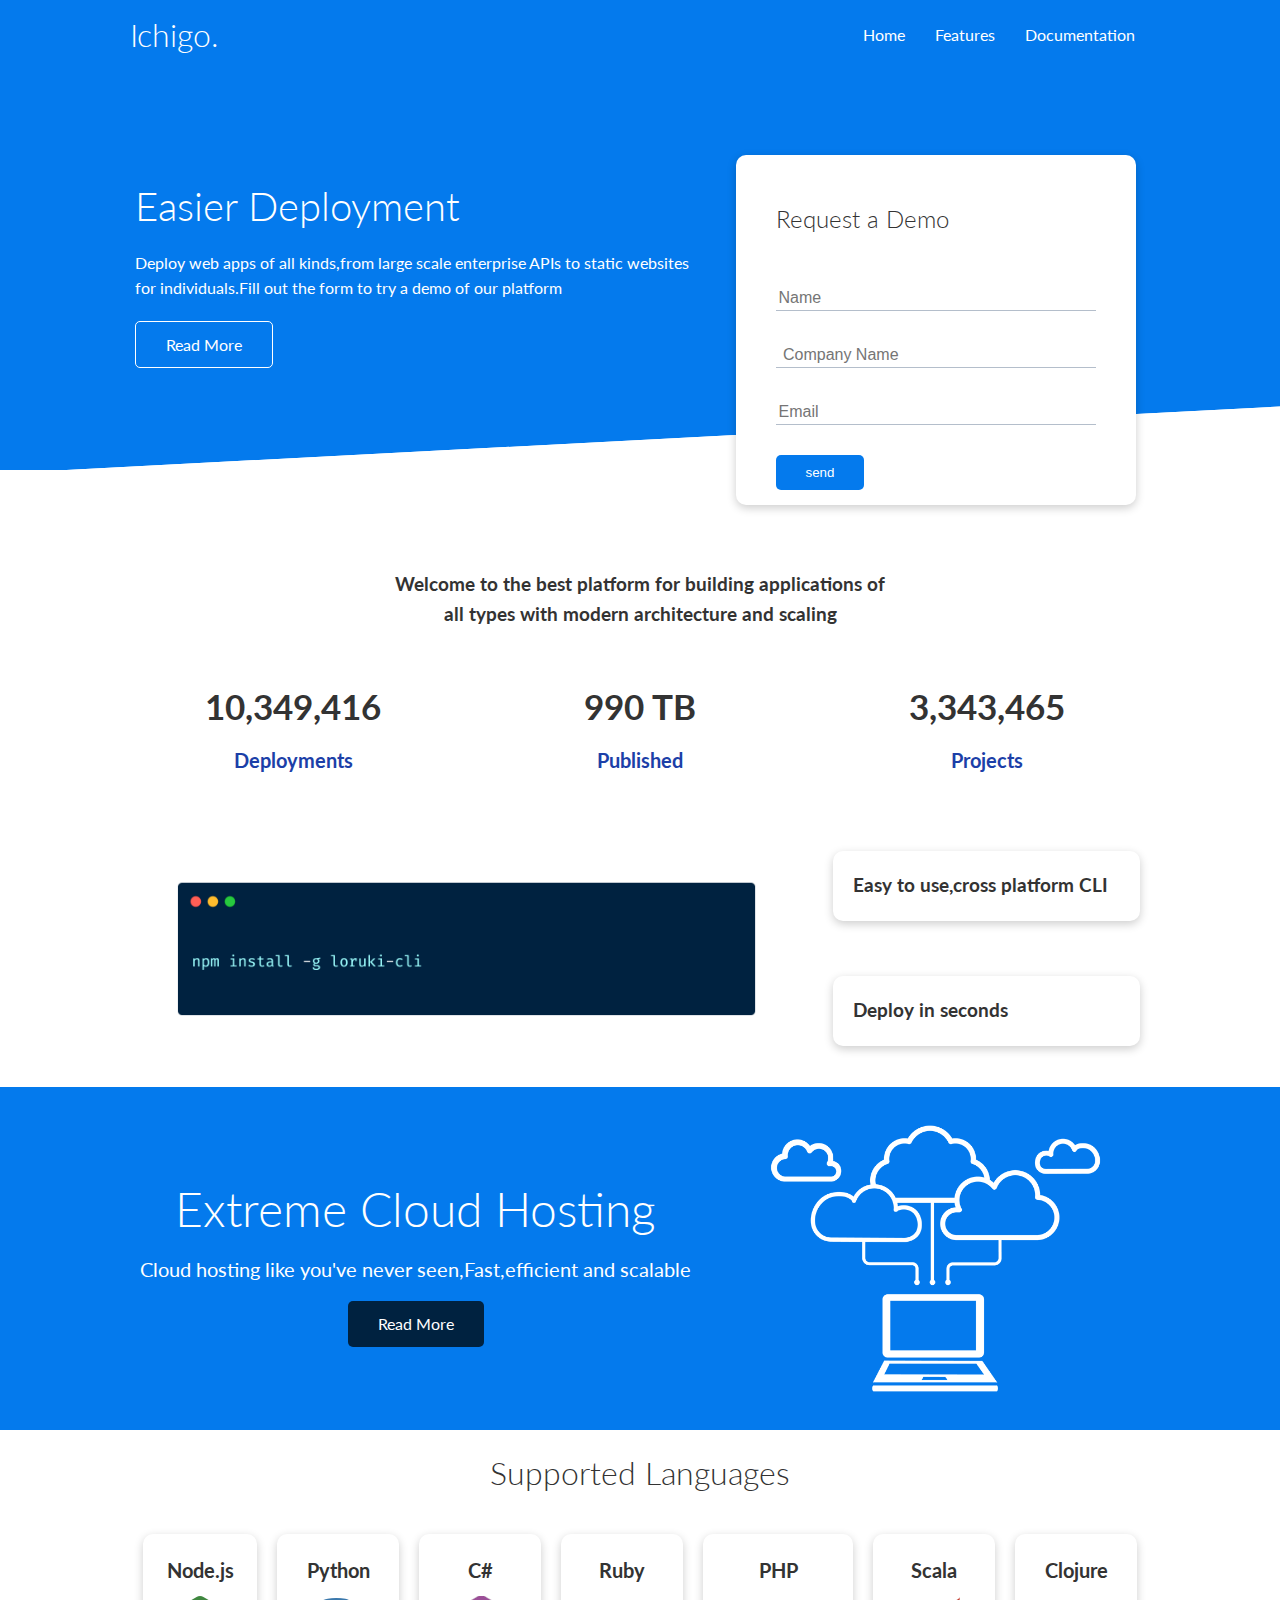
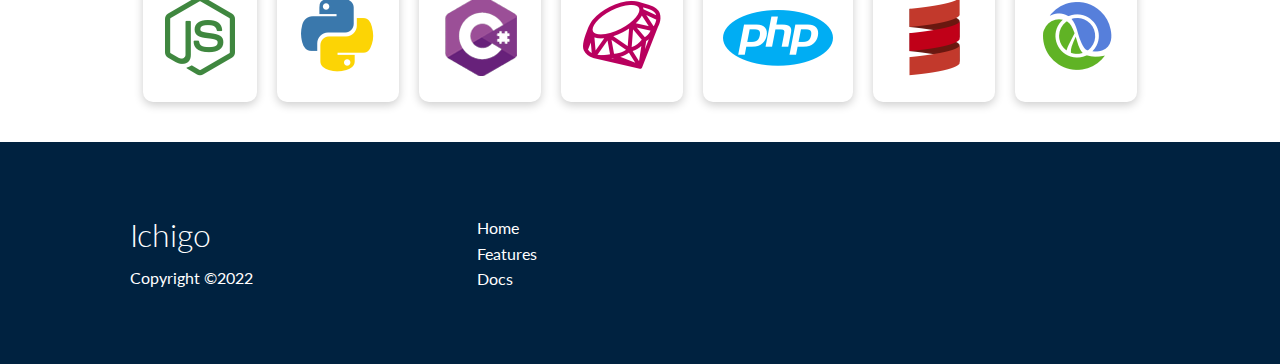
<file: index.html>
<!DOCTYPE html>
<html lang="en">
    <head>
        <meta charset="UTF-8">
        <meta name="description" content="This website is awesome">
       <meta name="viewport" content="width=device-width,initial-scale=1.0"/>
       <link rel="stylesheet" href="https://cdnjs.cloudflare.com/ajax/libs/font-awesome/6.0.0-beta3/css/all.min.css" integrity="sha512-Fo3rlrZj/k7ujTnHg4CGR2D7kSs0v4LLanw2qksYuRlEzO+tcaEPQogQ0KaoGN26/zrn20ImR1DfuLWnOo7aBA==" crossorigin="anonymous" referrerpolicy="no-referrer" />
       <link rel="stylesheet" href="/css/utilities.css"/>
       <link rel="stylesheet" href="/css/style.css"/>
        <title>Ichigo | Cloud Hosting For Everyone</title>
        
    </head>
    <body>
        <!--Navbar-->
        <div class="navbar">
            <div class="container flex">
                <h1 class="logo">Ichigo. </h1>
                <nav>
                    <ul>
                        <li><a href="index.html">Home</a></li>
                        <li><a href="features.html">Features</a></li>
                        <li><a href="docs.html">Documentation</a></li>
                    </ul>
                </nav>
            </div>
        </div>
   <!--Showcase-->
        <section class="showcase">
            <div class="container grid">
                <div class="showcase-text">
                    <h1>Easier Deployment</h1>
                    <p>Deploy web apps of all kinds,from large 
                        scale enterprise APIs to static websites
                        for individuals.Fill out the form to try a
                        demo of our platform
                    </p>
                    <a href="features.html" class="btn btn-outline">Read More</a>
                </div>
                <div class="showcase-form card">
                    <h2>Request a Demo</h2>
                    <form name="contact" method="POST"  netlify-honeypot="bot-field" data-netlify="true">
                         <input type="hidden" name="form-name" value="contact">
                         <p class="hidden">
                            <label>
                              Don’t fill this out if you’re human: <input name="bot-field" />
                            </label>
                          </p>
                        <div class="form-control">
                            <input type="text" name="name" placeholder="Name" required>
                        </div>
                        <div class="form-control">
                                <input type="text" name="Company"placeholder=" Company Name" required>
                        </div>
                        <div class="form-control">
                            <input type="email" name="email"placeholder="Email" required>
                        </div>
                        <input type="submit" value="send" class="btn btn-primary">
                    </form>
                </div>
            </div>
        </section> 
       
        <!--Stats-->
        <section class="stats">
            <div class="container">
                <h3 class="stats-heading text-center my-1"><!--my-1;stands for margin on y-axis-->
                    Welcome to the best platform for building applications of all types with modern architecture and scaling
                </h3>
                
                <div class="grid grid-3 text-center my-4">
                    <div>
                        <i class="fas fa-server fa-3x"></i>
                        <h3>10,349,416</h3>
                        <p class="text-secondary">Deployments</p>
                    </div>
                    <div>
                        <i class="fas fa-upload fa-3x"></i>
                        <h3>990 TB</h3>
                        <p class="text-secondary">Published</p>
                    </div>
                    <div>
                        <i class="fas fa-project-diagram fa-3x"></i>
                        <h3>3,343,465</h3>
                        <p class="text-secondary">Projects</p>
                    </div>
                </div>
            </div>
        </section>

        <!--Cli-->
        <section class="cli">
            <div class="container grid">
                <img src="image/cli.png" alt="">
                <div class="card">
                    <h3>Easy to use,cross platform CLI</h3>
                </div>
                <div class="card">
                    <h3>Deploy in seconds</h3>
                </div>
            </div>
        </section>

        <!--Cloud-->
        <section class="cloud bg-primary my-2 py-2">
            <div class="container grid">
                <div class="text-center">
                    <h2 class="lg">Extreme Cloud Hosting</h2>
                    <p class="lead my-1">
                        Cloud hosting like you've never seen,Fast,efficient and scalable
                    </p>
                    <a href="features.html" class="btn btn-dark">Read More</a>
                </div>
                <img src="image/cloud.png" alt="">
            </div>
        </section>

        <!--Languages-->
        <section class="languages">
            <h2 class="md text-center my-2">
                Supported Languages
            </h2>
            <div class="container flex">
                <div class="card">
                    <h4>Node.js</h4>
                    <img src="image/node.png" alt="">
                </div>
                <div class="card">
                    <h4>Python</h4>
                    <img src="image/python.png" alt="">
                </div>
                <div class="card">
                    <h4>C#</h4>
                    <img src="image/csharp.png" alt="">
                </div>
                <div class="card">
                    <h4>Ruby</h4>
                    <img src="image/ruby.png" alt="">
                </div>
                <div class="card">
                    <h4>PHP</h4>
                    <img src="image/php.png" alt="">
                </div>
                <div class="card">
                    <h4>Scala</h4>
                    <img src="image/scala.png" alt="">
                </div>
                <div class="card">
                    <h4>Clojure</h4>
                    <img src="image/clojure.png" alt="">
                </div>
            </div>
        </section>

        <!--Footer-->
        <footer class="footer bg-dark py-5">
            <div class="container grid grid-3">
                <div>
                    <h1>Ichigo</h1>
                    <p>Copyright &copy;2022</p>
                </div>
                <nav>
                    <ul>
                        <li><a href="index.html">Home</a></li>
                        <li><a href="features.html">Features</a></li>
                        <li><a href="docs.html">Docs</a></li>
                    </ul>
                </nav>
                <div class="social">
                    <a href=""><i class="fab fa-github fa-2x"></i></a>
                    <a href=""><i class="fab fa-facebook fa-2x"></i></a>
                    <a href=""><i class="fab fa-instagram fa-2x"></i></a>
                    <a href="https://twitter.com/Stephenasiedu63"><i class="fab fa-twitter fa-2x"></i></a>
                </div>
            </div>
        </footer>
    </body>
 </html>
</file>
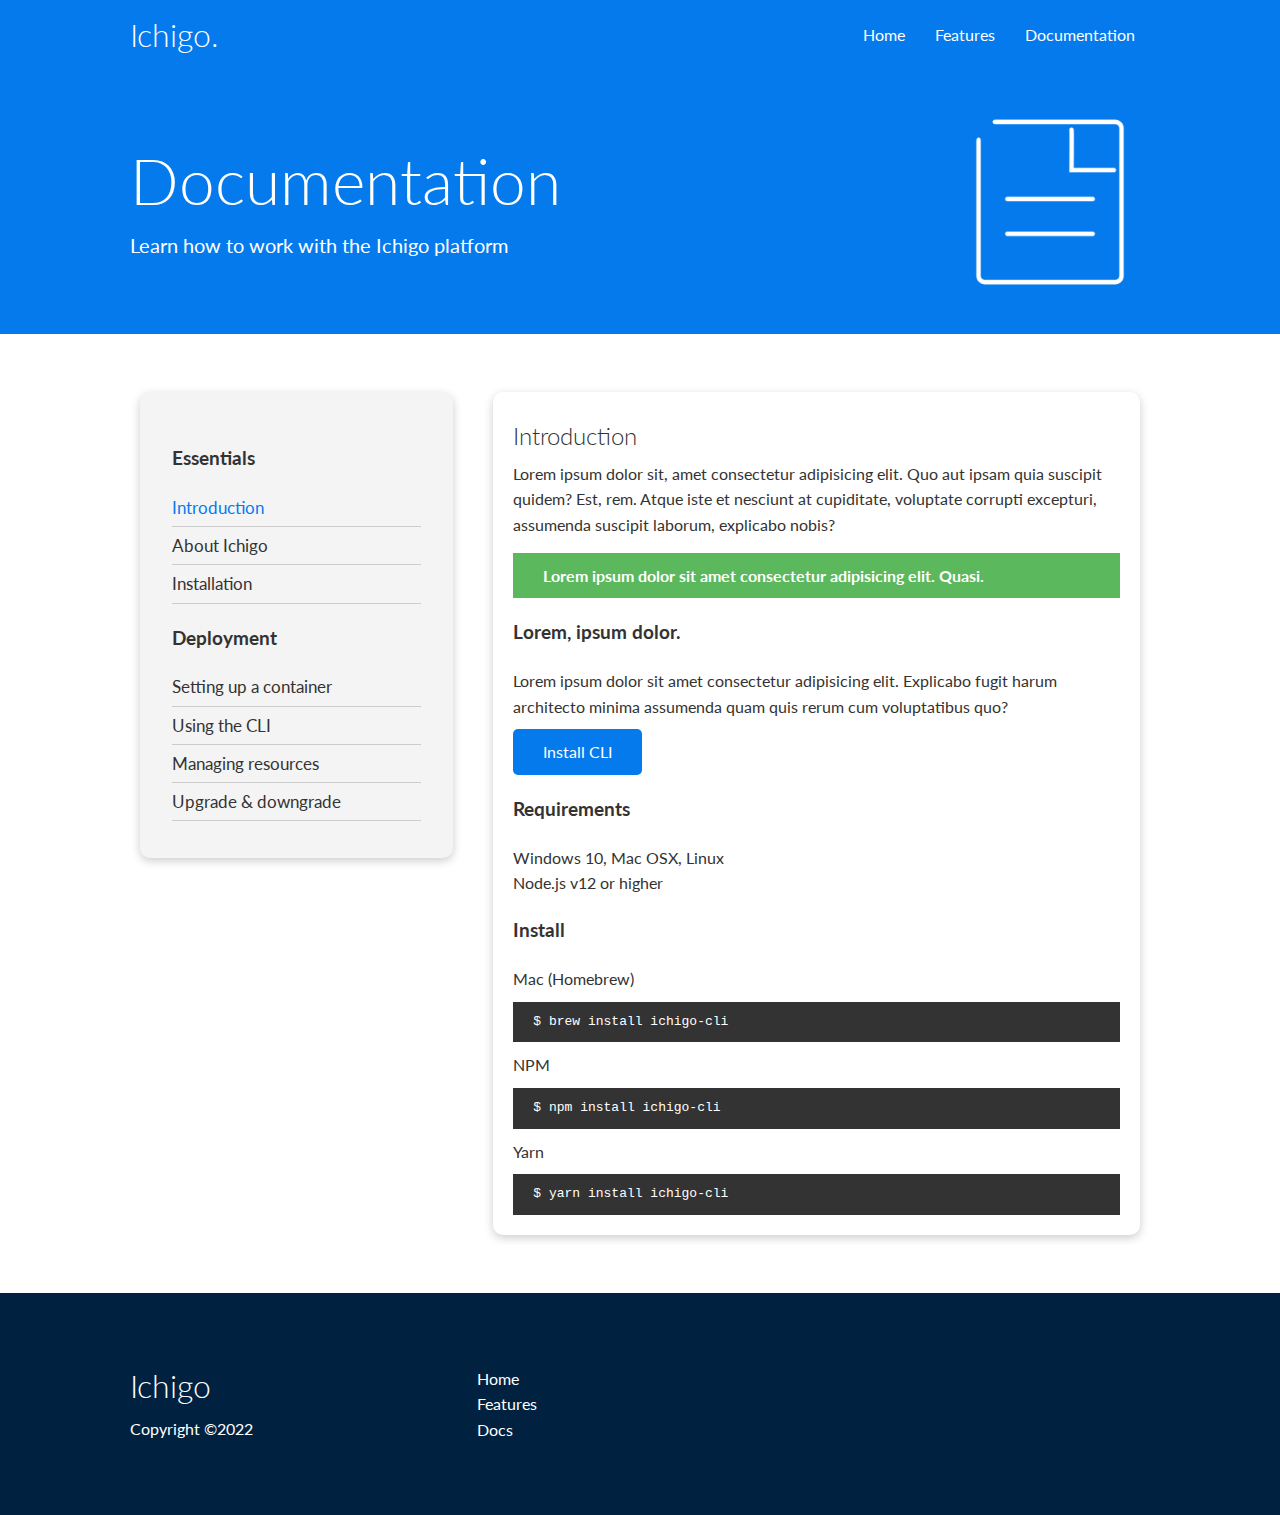
<file: docs.html>
<!DOCTYPE html>
<html lang="en">
    <head>
        <meta charset="UTF-8">
        <meta name="description" content="This website is awesome">
       <meta name="viewport" content="width=device-width,initial-scale=1.0"/>
       <link rel="stylesheet" href="https://cdnjs.cloudflare.com/ajax/libs/font-awesome/6.0.0-beta3/css/all.min.css" integrity="sha512-Fo3rlrZj/k7ujTnHg4CGR2D7kSs0v4LLanw2qksYuRlEzO+tcaEPQogQ0KaoGN26/zrn20ImR1DfuLWnOo7aBA==" crossorigin="anonymous" referrerpolicy="no-referrer" />
       <link rel="stylesheet" href="/css/utilities.css"/>
       <link rel="stylesheet" href="/css/style.css"/>
        <title>Ichigo | Cloud Hosting For Everyone</title>
        
    </head>
    <body>
        <!--Navbar-->
        <div class="navbar">
            <div class="container flex">
                <h1 class="logo">Ichigo. </h1>
                <nav>
                    <ul>
                        <li><a href="index.html">Home</a></li>
                        <li><a href="features.html">Features</a></li>
                        <li><a href="docs.html">Documentation</a></li>
                    </ul>
                </nav>
            </div>
        </div>
        
        <!--Head-->
        <section class="docs-head bg-primary py-3">
            <div class="container grid">
                <div>
                    <h1 class="xl">Documentation</h1>
                        <p class="lead">
                            Learn how to work with the Ichigo platform
                        </p>
                    
                </div>
                <img src="image/docs.png" alt="">
            </div>
        </section>

       <!--Docs main-->
        <section class="docs-main my-4">
            <div class="container grid">
                <div class="card bg-light p-3">
                    <h3 class="my-2">Essentials</h3>
                    <nav>
                        <ul>
                            <li><a class="text-primary" href="#">Introduction</a></li>
                            <li><a href="#">About Ichigo</a></li>
                            <li><a href="#">Installation</a></li>
                        </ul>
                    </nav>

                    <h3 class="my-2">Deployment</h3>
                    <nav>
                        <ul>
                            <li><a href="#">Setting up a container</a></li>
                            <li><a href="#">Using the CLI</a></li>
                            <li><a href="#">Managing resources</a></li>
                            <li><a href="#">Upgrade & downgrade</a></li>
                        </ul>
                    </nav>
                </div>
                <div class="card">
                    <h2>Introduction</h2>
                    <p>Lorem ipsum dolor sit, amet consectetur adipisicing elit. Quo aut ipsam quia suscipit quidem? Est, rem. 
                        Atque iste et nesciunt at cupiditate, voluptate corrupti excepturi, 
                        assumenda suscipit laborum, explicabo nobis?</p>
                      
                        <div class="alert alert-success">
                            <i class="fas fa-info"></i>
                           Lorem ipsum dolor sit amet consectetur adipisicing elit. Quasi.
                        </div>
                       
                        <h3>Lorem, ipsum dolor.</h3>
                        <p>Lorem ipsum dolor sit amet consectetur adipisicing elit. 
                            Explicabo fugit harum architecto minima assumenda quam quis rerum cum 
                            voluptatibus quo?</p>
                            <a href="#" class="btn btn-primary">Install CLI</a>

                            <h3>Requirements</h3>
                            <ul>
                                <li>Windows 10, Mac OSX, Linux</li>
                                <li>Node.js v12 or higher</li>
                            </ul>

                            <h3>Install</h3>
                            <p>Mac (Homebrew)</p>
                            <pre><code>$ brew install ichigo-cli</code></pre>
                            <p>NPM</p>
                            <pre><code>$ npm install ichigo-cli</code></pre>
                            <p>Yarn</p>
                            <pre><code>$ yarn install ichigo-cli</code></pre>
                </div>
            </div>
        </section>
        <!--Footer-->
        <footer class="footer bg-dark py-5">
            <div class="container grid grid-3">
                <div>
                    <h1>Ichigo</h1>
                    <p>Copyright &copy;2022</p>
                </div>
                <nav>
                    <ul>
                        <li><a href="index.html">Home</a></li>
                        <li><a href="features.html">Features</a></li>
                        <li><a href="docs.html">Docs</a></li>
                    </ul>
                </nav>
                <div class="social">
                    <a href=""><i class="fab fa-github fa-2x"></i></a>
                    <a href=""><i class="fab fa-facebook fa-2x"></i></a>
                    <a href=""><i class="fab fa-instagram fa-2x"></i></a>
                    <a href="https://twitter.com/Stephenasiedu63"><i class="fab fa-twitter fa-2x"></i></a>
                </div>
            </div>
        </footer>
    </body>
 </html>
</file>
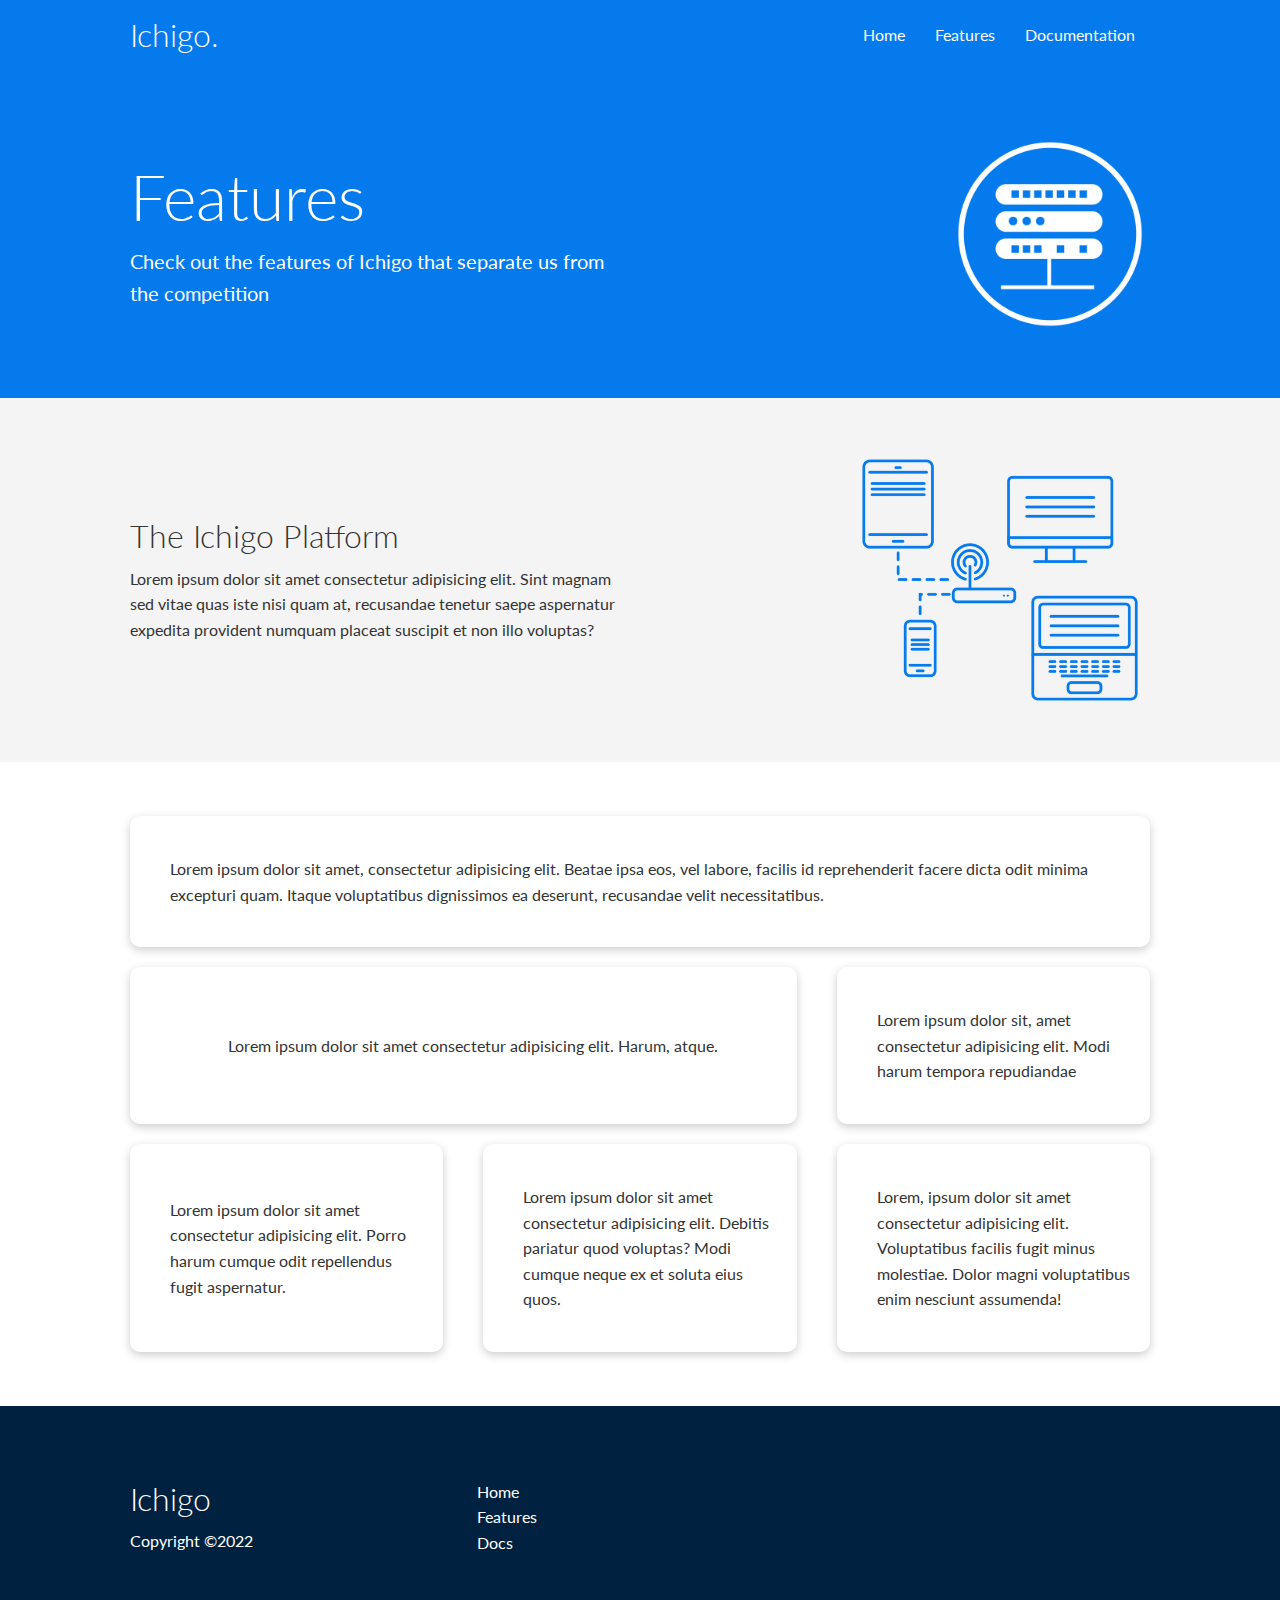
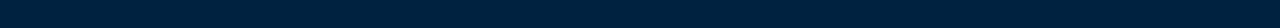
<file: features.html>
<!DOCTYPE html>
<html lang="en">
    <head>
        <meta charset="UTF-8">
        <meta name="description" content="This website is awesome">
       <meta name="viewport" content="width=device-width,initial-scale=1.0"/>
       <link rel="stylesheet" href="https://cdnjs.cloudflare.com/ajax/libs/font-awesome/6.0.0-beta3/css/all.min.css" integrity="sha512-Fo3rlrZj/k7ujTnHg4CGR2D7kSs0v4LLanw2qksYuRlEzO+tcaEPQogQ0KaoGN26/zrn20ImR1DfuLWnOo7aBA==" crossorigin="anonymous" referrerpolicy="no-referrer" />
       <link rel="stylesheet" href="/css/utilities.css"/>
       <link rel="stylesheet" href="/css/style.css"/>
        <title>Ichigo | Cloud Hosting For Everyone</title>
        
    </head>
    <body>
        <!--Navbar-->
        <div class="navbar">
            <div class="container flex">
                <h1 class="logo">Ichigo. </h1>
                <nav>
                    <ul>
                        <li><a href="index.html">Home</a></li>
                        <li><a href="features.html">Features</a></li>
                        <li><a href="docs.html">Documentation</a></li>
                    </ul>
                </nav>
            </div>
        </div>
        
        <!--Head-->
        <section class="features-head bg-primary py-5">
            <div class="container grid">
                <div>
                    <h1 class="xl">Features</h1>
                        <p class="lead">
                            Check out the features of Ichigo that separate
                            us from the competition
                        </p>
                    
                </div>
                <img src="image/server.png" alt="">
            </div>
        </section>

        <!--Sub Head-->
        <section class="features-sub-head bg-light py-3">
            <div class="container grid">
                <div>
                    <h1 class="md">The Ichigo Platform</h1>
                        <p>
                           Lorem ipsum dolor sit amet consectetur adipisicing elit. Sint magnam sed vitae quas iste nisi quam at, 
                           recusandae tenetur saepe aspernatur expedita provident numquam placeat suscipit et non illo voluptas?
                        </p>
                    
                </div>
                <img src="image/server2.png" alt="">
            </div>
        </section>

        <section class="features-main my-2">
            <div class="container grid grid-3">
                <div class="card flex">
                    <i class="fas fa-server fa-3x"></i>
                    <p>Lorem ipsum dolor sit amet, consectetur adipisicing elit.
                         Beatae ipsa eos, vel labore, facilis id reprehenderit facere dicta odit minima excepturi quam. 
                        Itaque voluptatibus dignissimos ea deserunt, recusandae 
                        velit necessitatibus.</p>
                </div>
                 <div class="card flex">
                        <i class="fas fa-laptop-code fa-3x"></i>
                        <p>Lorem ipsum dolor sit amet consectetur adipisicing elit. Harum, atque.</p>
                 </div>
                 <div class="card flex">
                    <i class="fas fa-database fa-3x"></i>
                    <p>Lorem ipsum dolor sit, amet consectetur adipisicing elit. Modi harum tempora repudiandae</p>
                 </div>
                 <div class="card flex">
                    <i class="fas fa-network-wired fa-3x"></i>
                    <p>Lorem ipsum dolor sit amet consectetur adipisicing elit.
                         Porro harum cumque odit repellendus fugit aspernatur.</p>
                </div>
                <div class="card flex">
                    <i class="fas fa-power-off fa-3x"></i>
                    <p>Lorem ipsum dolor sit amet consectetur adipisicing elit. Debitis pariatur quod voluptas? 
                        Modi cumque neque ex et soluta eius quos.</p>
                 </div>
                 <div class="card flex">
                    <i class="fas fa-upload fa-3x"></i>
                    <p>Lorem, ipsum dolor sit amet consectetur adipisicing elit.                         Voluptatibus facilis fugit minus molestiae. Dolor magni voluptatibus enim nesciunt assumenda!</p>
                </div>
            </div>
        </section>

        <!--Footer-->
        <footer class="footer bg-dark py-5">
            <div class="container grid grid-3">
                <div>
                    <h1>Ichigo</h1>
                    <p>Copyright &copy;2022</p>
                </div>
                <nav>
                    <ul>
                        <li><a href="index.html">Home</a></li>
                        <li><a href="features.html">Features</a></li>
                        <li><a href="docs.html">Docs</a></li>
                    </ul>
                </nav>
                <div class="social">
                    <a href=""><i class="fab fa-github fa-2x"></i></a>
                    <a href=""><i class="fab fa-facebook fa-2x"></i></a>
                    <a href=""><i class="fab fa-instagram fa-2x"></i></a>
                    <a href="https://twitter.com/Stephenasiedu63"><i class="fab fa-twitter fa-2x"></i></a>
                </div>
            </div>
        </footer>
    </body>
 </html>
</file>
<file: css/utilities.css>
/*Utilities:classes that will be used along in the html*/
.container{
    max-width: 1100px;
    margin: 0 auto;
    overflow: auto;
    padding: 0 40px;
}
.card{
    background-color: #fff;
    color: #333;
    border-radius: 10px;
    box-shadow: 0 3px 10px rgba(0,0,0,0.2);
    padding: 20px;
    margin: 10px;
}
.btn{
    display: inline-block;
    padding: 10px 30px;
    cursor: pointer;
    background: var(--primary-color);
    color: #fff;
    border: none;
    border-radius: 5px;
}
.btn-outline{
    background-color:transparent ;
    border: 1px #fff solid;
}
.btn:hover{
    transform: scale(0.98);
}

/*Backgrounds & colored buttons*/
.bg-primary,
.btn-primary{
    background-color: var(--primary-color);
    color: #fff;
}
.bg-secondary,
.btn-secondary{
    background-color: var(--secondary-color);
    color: #fff;
}
.bg-dark,
.btn-dark{
    background-color: var(--dark-color);
    color: #fff;
}



.bg-light,
.btn-light{
    background-color: var(--light-color);
    color: #333;
}

.bg-dark a,
.btn-dark a,
.bg-secondary a,
.btn-secondary a,
.bg-primary a,
.btn-primary a{
    color: #fff;
}

/*Text-colors*/
.text-primary{
   color: var(--primary-color);
  
}
.text-secondary{
   color: var(--secondary-color);
    
}
.text-dark{
   color: var(--dark-color);
  
}

.text-light{
   color: var(--light-color);
    
}


/*Text sizes*/
.lead{
    font-size: 20px;
}
.sm{
    font-size: 1rem;
}
.md{
    font-size: 2rem;
}
.lg{
    font-size: 3rem;
}
.xl{
    font-size: 4rem;
}

.text-center{
    text-align: center;
}

/*Alert*/
.alert{
    background-color: var(--light-color);
    padding: 10px 20px;
    font-weight: bold;
    margin: 15px 0;
}
.alert i{
    margin-right: 10px;
}
.alert-success{
    background-color: var(--success-color);
    color: #fff;
}
.alert-error{
    background-color: var(--error-color);
    color: #fff;
}

.flex{
    display: flex;
    justify-content: center;
    align-items: center;
    height: 100%;
}
.grid{
display: grid;
/*grid-template-columns:2fr 1fr ;Fractions are mostly used*/
grid-template-columns: repeat(2,1fr);
gap: 20px;
justify-content: center;
align-items: center;
height: 100%;
}
.grid-3{
    grid-template-columns: repeat(3,1fr);  
}
/*Margin*/
.my-1{
    margin: 1rem 0;
}
.my-2{
    margin: 1.5rem 0;
}
.my-3{
    margin: 2rem 0;
}
.my-4{
    margin: 3rem 0;
}
.my-5{
    margin: 4rem 0;
}

.m-1{
    margin: 1rem ;
}
.m-2{
    margin: 1.5rem ;
}
.m-3{
    margin: 2rem;
}
.m-4{
    margin: 3rem ;
}
.m-5{
    margin: 4rem ;
}
/*Padding*/
.py-1{
    padding: 1rem 0;
}
.py-2{
    padding: 1.5rem 0;
}
.py-3{
    padding: 2rem 0;
}
.py-4{
    padding: 3rem 0;
}
.py-5{
    padding: 4rem 0;
}

.p-1{
  padding: 1rem ;
}
.p-2{
  padding: 1.5rem ;
}
.p-3{
  padding: 2rem;
}
.p-4{
  padding: 3rem ;
}
.p-5{
  padding: 4rem ;
}
</file>
<file: css/style.css>
@import url('https://fonts.googleapis.com/css2?family=Lato:wght@300&family=Luxurious+Roman&family=Roboto:wght@300&display=swap');

:root{
    --primary-color:#047aed;
    --secondary-color:#1c3fa8;
    --dark-color:#002240;
    --light-color:#f4f4f4;
    --success-color:#5cb85c;
    --error-color:#d9524f;

}
*{
    box-sizing: border-box;
    padding: 0;
    margin: 0;
}

body {
    font-family: 'Lato',sans-serif;
    color: #333;
    line-height: 1.6;
}

ul {
    list-style-type: none;
}

a{
    text-decoration:none ;
    color: #333;
}

h1,
h2{
    font-weight: 300;
    line-height: 1.2;
    margin: 10px 0;
}

p{
    margin: 10px 0;
}
img{
    width: 100%;
}
code, 
pre{
    background: #333;
    color: #fff;
    padding: 10px;
}

.hidden{
    visibility: hidden;
    height: 0;
}

/*navbar styling*/
.navbar{
    background-color:var(--primary-color) ;
    color:#fff;
    height: 70px;
}
.navbar ul{
    display: flex;
}
.navbar a{
    color: #fff;
    padding: 10px;
    margin: 0 5px;
}
.navbar a:hover{
    border-bottom: 2px #fff solid;
}
.navbar .flex{
    justify-content: space-between;
}
/*Showcase*/
.showcase{
    height: 400px;
    background-color:var(--primary-color) ;
    color: #fff;
    position: relative;
}

.showcase h1{
    font-size: 40px;
}

.showcase p{
    margin: 20px 0;
}

.showcase .grid{
  overflow: visible;
    grid-template-columns: 55% auto;
    gap: 30px;
}
.showcase-text{
    animation:slideInFromLeft 1s  ease-in;
}

.showcase-form{
    position: relative;
    top: 60px;
    height: 350px;
   width: 400px;
   padding: 40px;
   z-index: 100;
   justify-self: flex-end;
   animation:slideInFromRight 1s  ease-in;
}

.showcase-form .form-control{
    margin: 30px 0;
}

.showcase-form input[type="text"],
.showcase-form input[type="email"] {
border: 0; 
border-bottom: 1px solid #b4becb;
width: 100%;
padding: 3px;
font-size: 16px;
}

.showcase-form input:focus{
    outline: none;
}

.showcase::before,
.showcase::after{
    content: '';
    position: absolute;
    height: 100px;
    bottom:-70px;
    right: 0;
    left: 0;
    background:#fff;
    transform: skewY(-3deg);
    -webkit-transform: skewY(-3deg);
    -moz-transform: skewY(-3deg);
    -ms-transform: skewY(-3deg);
   
}
/*Stats*/
.stats {
 padding-top: 100px;   
 animation:slideInFromBottom 1s  ease-in;
}
.stats-heading {
    max-width:500px;
    margin:auto;
}
.stats .grid h3{
    font-size: 35px;
}
.stats .grid p{
    font-size: 20px;
    font-weight: bold;
}

/*Cli*/
.cli .grid{
    grid-template-columns: repeat(3, 1fr);
    grid-template-rows: repeat(2, 1fr);
}
.cli .grid > *:first-child{
    grid-column: 1/span 2;
    grid-row: 1 /span 2;
}
/*Cloud*/
.cloud .grid{
    grid-template-columns: 4fr 3fr;
}

/*Languages*/
.languages .flex{
    flex-wrap: wrap;
}

.languages .card{
    text-align: center;
    margin: 18px 10px 40px;
    transition: transform 0.2s ease-in;
}
.languages .card h4{
    font-size: 20px;
    margin-bottom: 10px;
}
.languages .card:hover{
    transform: translateY(-15px);
}

/*Features*/
.features-head img,
.docs-head img{
    width: 200px;
    justify-self: flex-end;
}
.features-sub-head img{
    width: 300px;
    justify-self: flex-end;
}
.features-main .card > i{
    margin-right: 20px;
}
.features-main .grid{
    padding: 30px;
}
.features-main .grid> *:first-child{
    grid-column: 1/ span 3;
}
.features-main .grid> *:nth-child(2){
    grid-column: 1/ span 2;
}

/*Docs*/
.docs-main h3{
    margin: 20px 0;
}
.docs-main .grid{
    grid-template-columns: 1fr 2fr;
    align-items: flex-start;
}
.docs-main nav li{
    font-size: 17px;
    padding-bottom: 5px;
    margin-bottom: 5px;
    border-bottom: 1px #ccc solid ;
}

/*Footer*/
.footer .social a {
    margin:0 10px;
}

/*Animations*/
@keyframes slideInFromLeft {
    0% {
        transform: translateX(-100%);
    }
    100%{
        transform: translateX(0);
    }
}

@keyframes slideInFromRight {
    0% {
        transform: translateX(100%);
    }
    100%{
        transform: translateX(0);
    }
}

@keyframes slideInFromTop {
    0% {
        transform: translateY(-100%);
    }
    100%{
        transform: translateX(0);
    }
}
@keyframes slideInFromBottom {
    0% {
        transform: translateY(100%);
    }
    100%{
        transform: translateX(0);
    }
}

/*Tablets and under*/
@media(max-width:700px){
.grid,
.showcase .grid,
.stats .grid,
.cli .grid,
.cloud .grid,
.features-main .grid,
.docs-main .grid{
    grid-template-columns: 1fr;
    grid-template-rows: 1fr;
}
.showcase{
    height: auto;
}
.showcase-text{
    text-align: center;
    margin-top: 40px;
    animation:slideInFromTop 1s  ease-in;
}
.showcase-form{
justify-self: center;
margin:auto;
animation:slideInFromBottom 1s  ease-in;
}
.cli .grid >*:first-child{
    grid-column: 1;
    grid-row: 1 ;
}

.features-head ,
.features-sub-head ,
.docs-head {
    text-align: center;
}

.features-head img,
.features-sub-head img,
.docs-head img{
    justify-self: center;
}
.features-main  .grid>*:first-child,
.features-main .grid>*:nth-child(2){
    grid-column: 1;
}

}

/*Mobile*/
@media(max-width:500px){
   .showcase-form{
       width: 300px;
   }
    .navbar{
        height: 110px;
    }
    .navbar .flex{
        flex-direction: column;
    }
    .navbar ul{
        padding:10px ;
        background-color: rgba(0,0,0,0.1);
    }
    }
</file>
